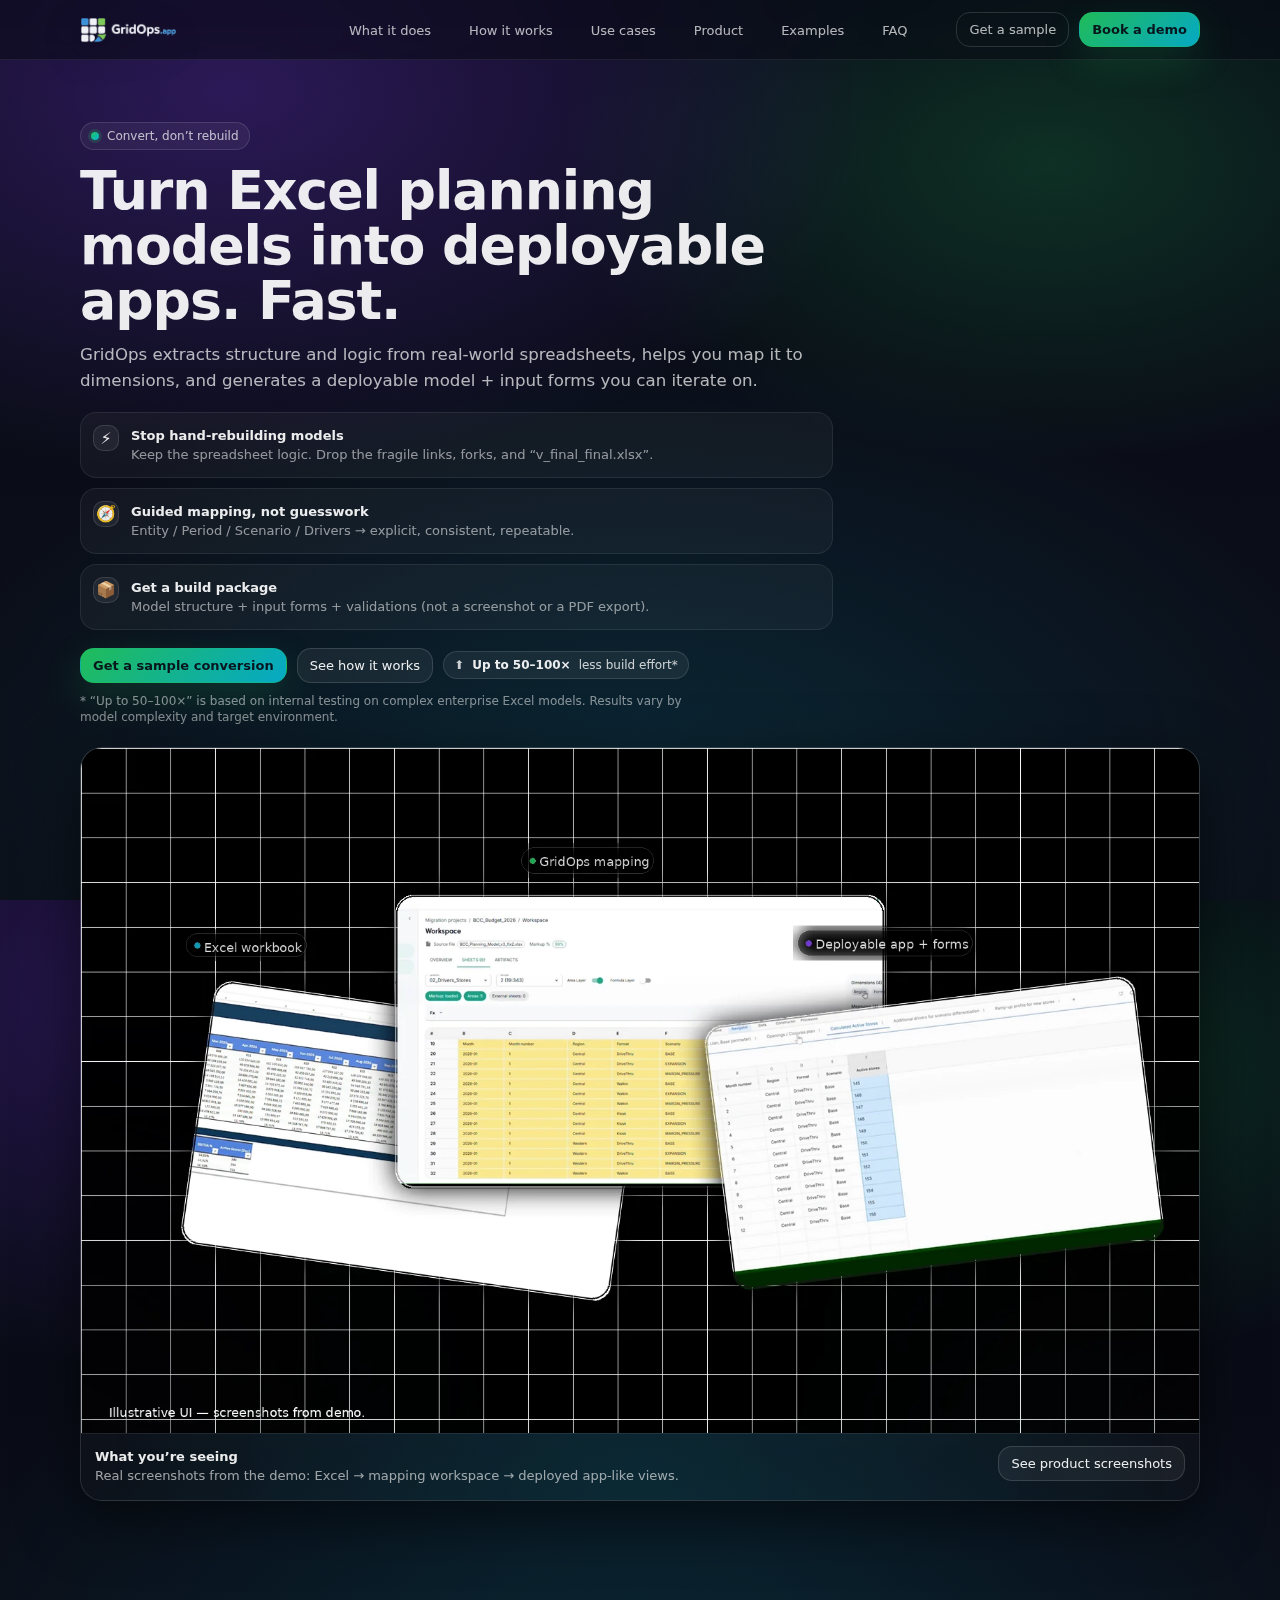
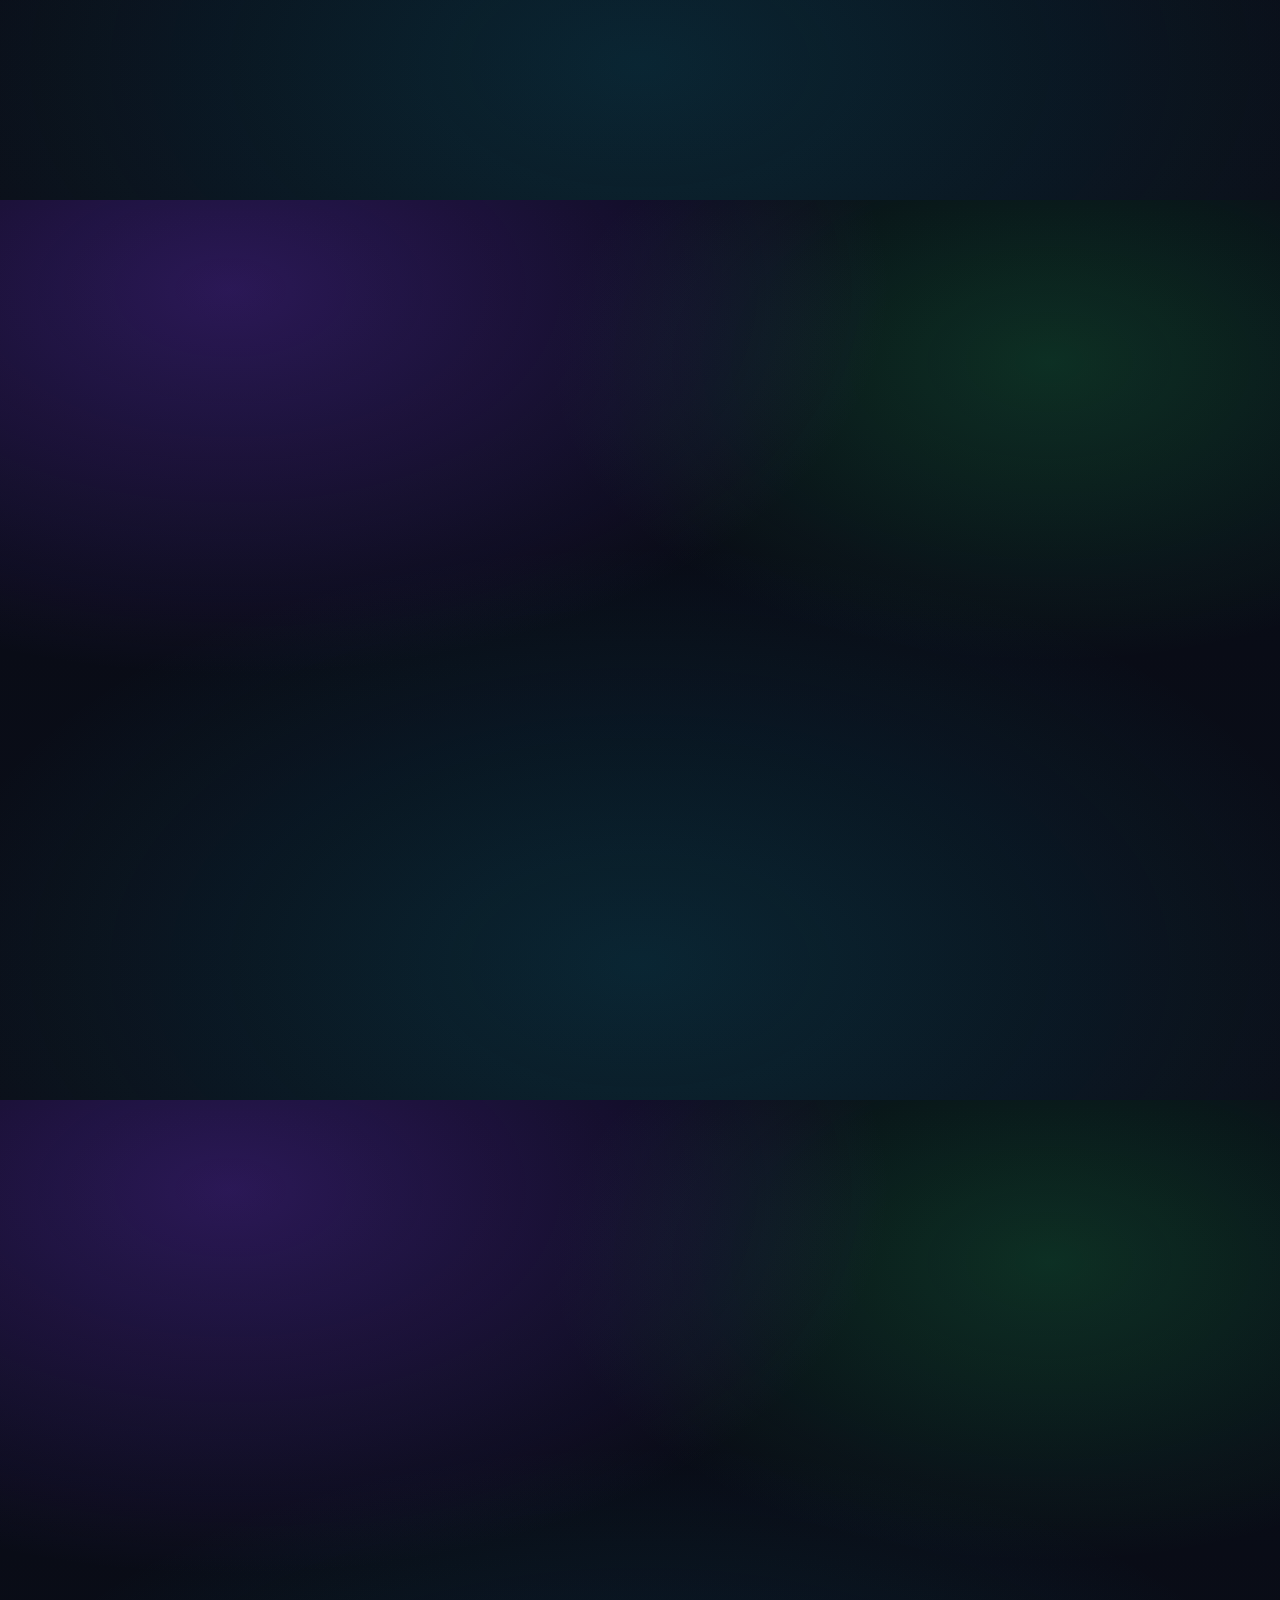
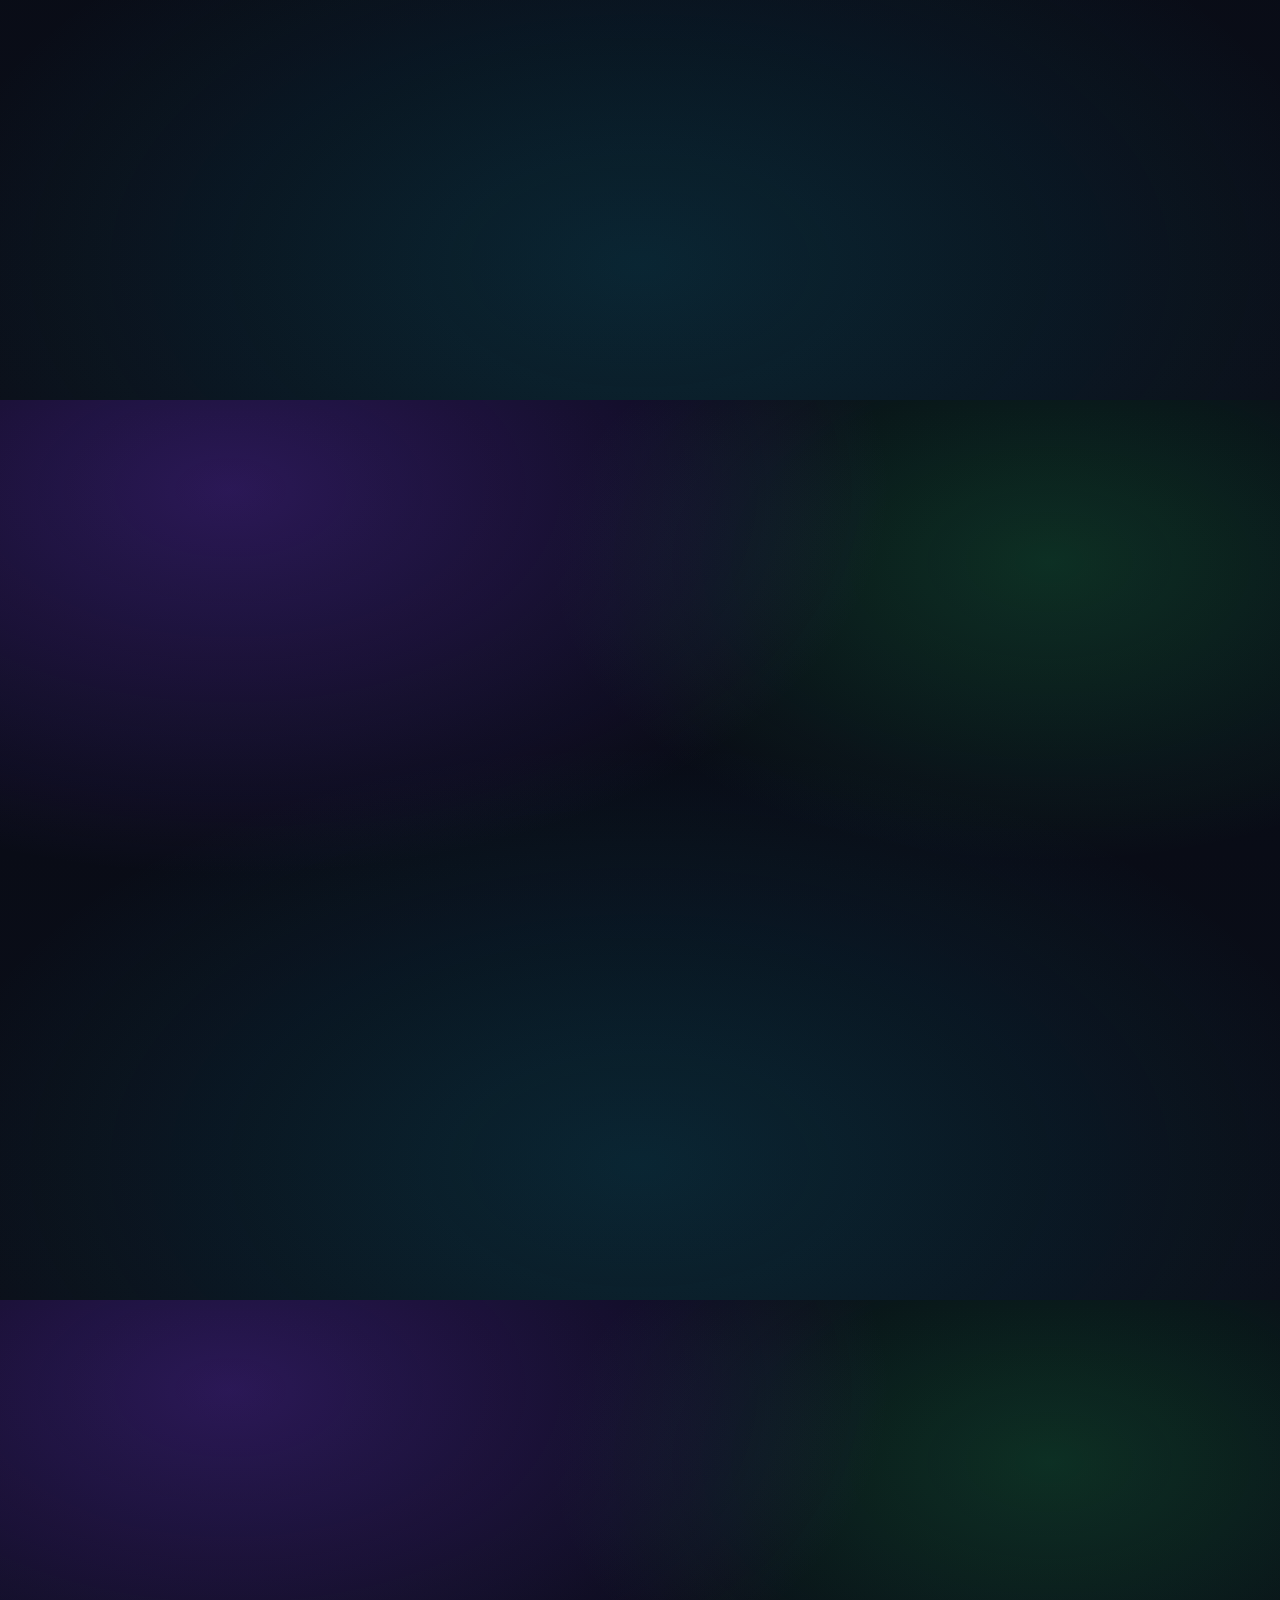
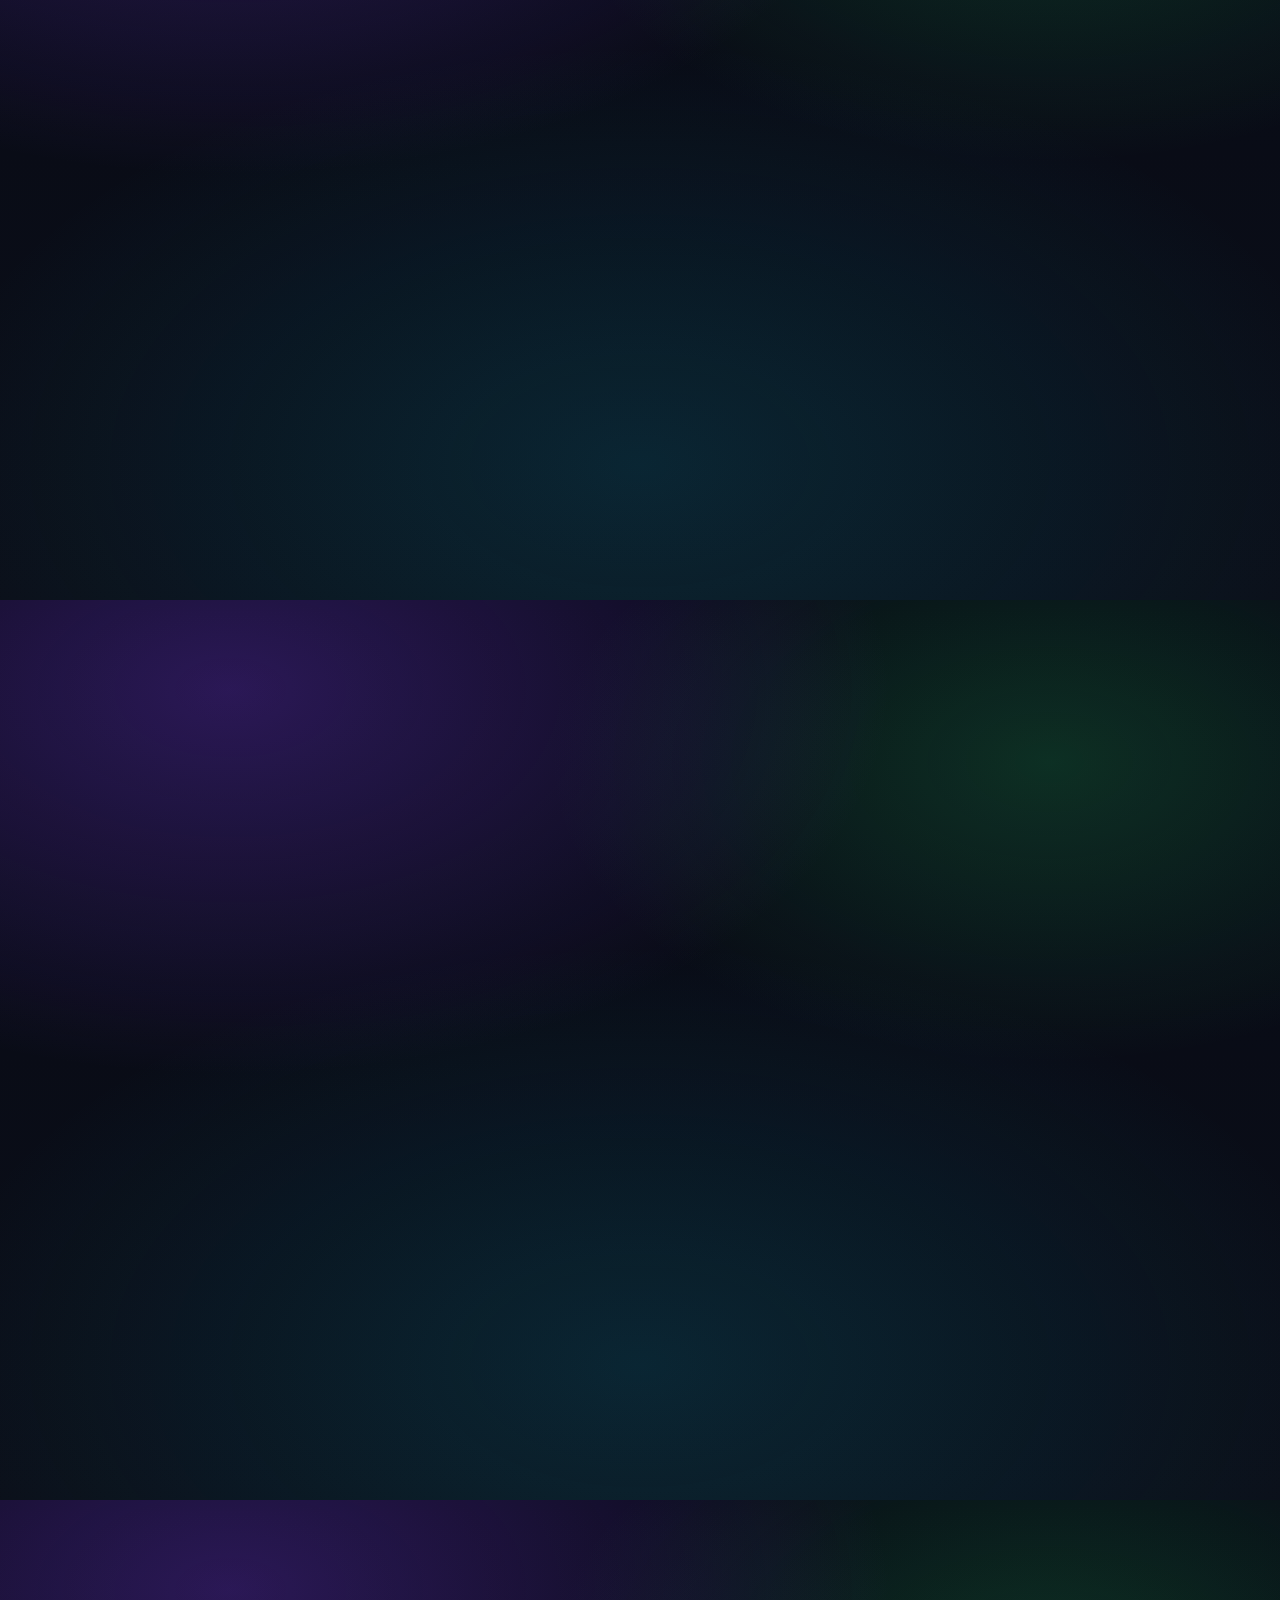
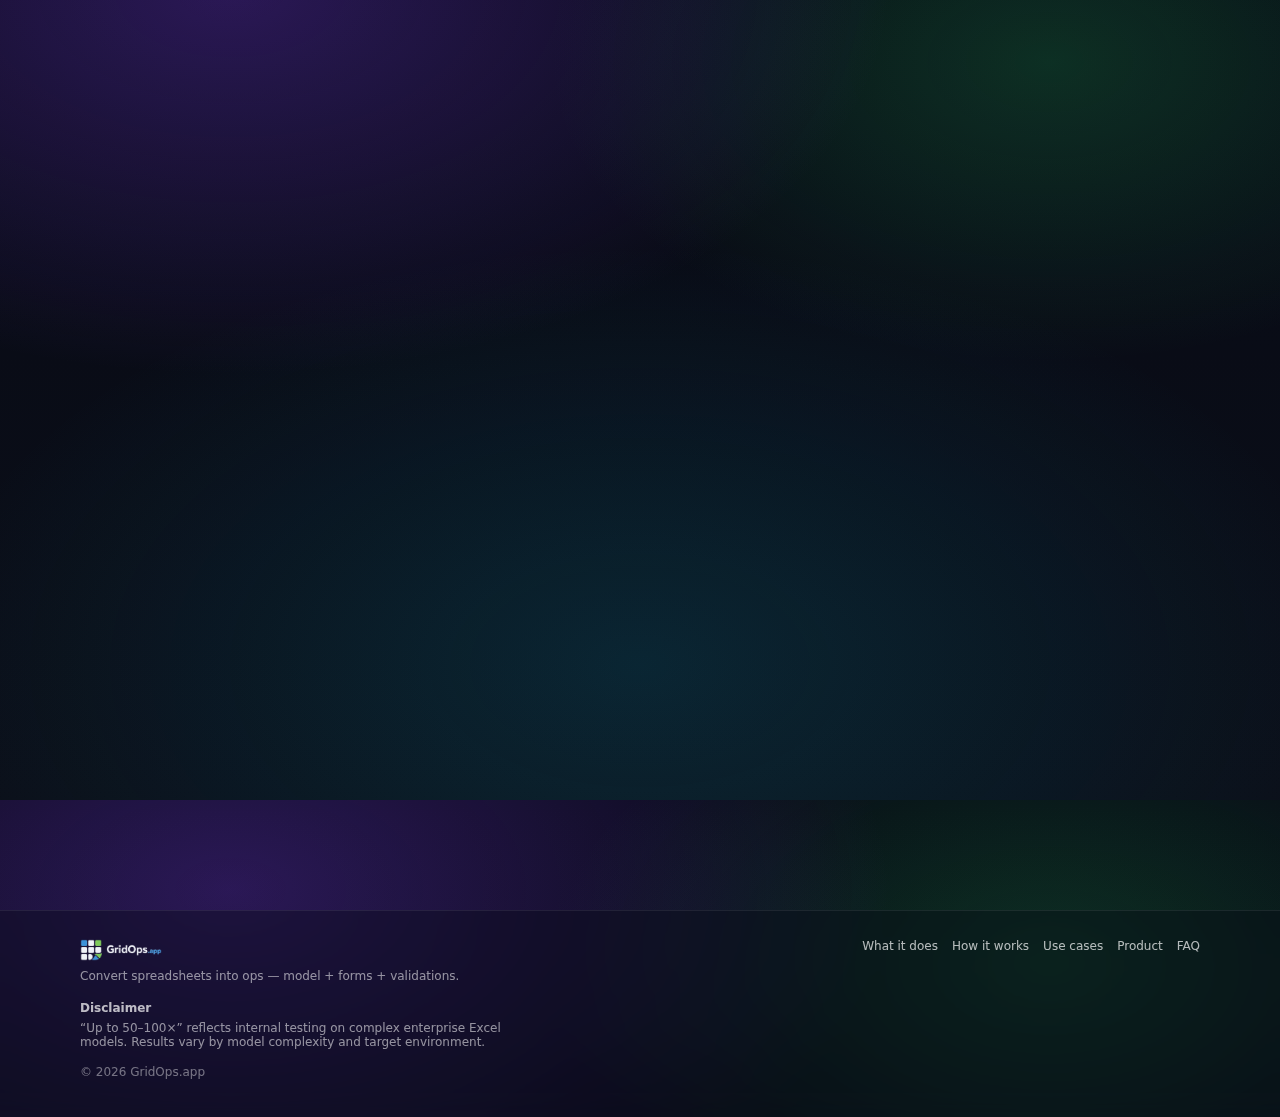
<file: index.html>
<!doctype html>
<html lang="en">
<head>
  <meta charset="utf-8" />
  <meta name="viewport" content="width=device-width, initial-scale=1" />

  <title>GridOps.app — Turn Excel planning models into deployable apps. Fast.</title>
  <meta name="description" content="GridOps extracts structure and logic from real-world spreadsheets, helps you map it to dimensions, and generates a deployable model + input forms you can iterate on." />

  <link rel="icon" href="assets/favicon.ico" />
  <link rel="icon" type="image/png" sizes="32x32" href="assets/favicon-32.png" />
  <link rel="icon" type="image/png" sizes="16x16" href="assets/favicon-16.png" />
  <link rel="apple-touch-icon" sizes="512x512" href="assets/icon-512.png" />
  <link rel="manifest" href="assets/site.webmanifest" />

  <meta property="og:title" content="GridOps.app" />
  <meta property="og:description" content="Turn Excel planning models into deployable apps. Fast." />
  <meta property="og:type" content="website" />
  <meta property="og:image" content="assets/hero.webp" />
  <meta name="twitter:card" content="summary_large_image" />

  <style>
    :root{
      --bg0:#070914;
      --bg1:#0b0f19;
      --card: rgba(255,255,255,.06);
      --card2: rgba(255,255,255,.08);
      --stroke: rgba(255,255,255,.12);
      --text: rgba(255,255,255,.92);
      --muted: rgba(255,255,255,.70);
      --muted2: rgba(255,255,255,.55);
      --shadow: 0 18px 60px rgba(0,0,0,.55);
      --shadow2: 0 12px 30px rgba(0,0,0,.35);
      --radius: 22px;
      --radius2: 16px;
      --max: 1120px;
      --accent1:#7c3aed; /* violet */
      --accent2:#22c55e; /* green */
      --accent3:#06b6d4; /* cyan */
      --accent4:#f97316; /* orange */
      --focus: 0 0 0 3px rgba(34,197,94,.28), 0 0 0 1px rgba(255,255,255,.15) inset;
    }

    *{ box-sizing: border-box; }
    html,body{ height:100%; }
    body{
      margin:0;
      font-family: ui-sans-serif, system-ui, -apple-system, Segoe UI, Roboto, Helvetica, Arial, "Apple Color Emoji","Segoe UI Emoji";
      color: var(--text);
      background: radial-gradient(1200px 700px at 18% 10%, rgba(124,58,237,.30), transparent 55%),
                  radial-gradient(1000px 600px at 82% 18%, rgba(34,197,94,.20), transparent 50%),
                  radial-gradient(1200px 700px at 50% 85%, rgba(6,182,212,.14), transparent 60%),
                  linear-gradient(180deg, var(--bg0), var(--bg1));
      overflow-x:hidden;
    }

    /* Animated grid background */
    .grid-bg{
      position:fixed; inset:-2px;
      background:
        linear-gradient(to right, rgba(255,255,255,.06) 1px, transparent 1px),
        linear-gradient(to bottom, rgba(255,255,255,.06) 1px, transparent 1px);
      background-size: 64px 64px;
      opacity:.12;
      pointer-events:none;
      mask-image: radial-gradient(circle at 50% 10%, rgba(0,0,0,1) 0%, rgba(0,0,0,.82) 40%, rgba(0,0,0,0) 78%);
      animation: gridDrift 18s linear infinite;
    }
    @keyframes gridDrift{
      from{ background-position: 0 0, 0 0; }
      to  { background-position: 128px 0, 0 128px; }
    }

    /* Subtle noise overlay */
    .noise{
      position:fixed; inset:0;
      pointer-events:none;
      opacity:.10;
      mix-blend-mode: overlay;
      background-image:url("data:image/svg+xml,%3Csvg xmlns='http://www.w3.org/2000/svg' width='280' height='280'%3E%3Cfilter id='n'%3E%3CfeTurbulence type='fractalNoise' baseFrequency='.75' numOctaves='3' stitchTiles='stitch'/%3E%3C/filter%3E%3Crect width='280' height='280' filter='url(%23n)' opacity='.55'/%3E%3C/svg%3E");
      background-size: 280px 280px;
    }

    a{ color: inherit; text-decoration: none; }
    .container{ width:min(var(--max), calc(100% - 40px)); margin:0 auto; }

    /* Header */
    header{
      position:sticky;
      top:0;
      z-index: 50;
      background: rgba(7,9,20,.55);
      backdrop-filter: blur(14px);
      border-bottom: 1px solid rgba(255,255,255,.08);
    }
    .nav{
      display:flex; align-items:center; justify-content:space-between;
      padding: 12px 0;
      gap: 18px;
    }
    .brand{
      display:flex; align-items:center; gap:12px;
      min-width: 220px;
    }
    .brand-logo{
      height: 26px;
      width: auto;
      display:block;
      filter: drop-shadow(0 10px 18px rgba(0,0,0,.35));
    }

    nav ul{
      list-style:none; margin:0; padding:0;
      display:flex; align-items:center; gap:18px;
      flex-wrap: wrap;
      justify-content:center;
    }
    nav a{
      font-size: 13px;
      color: var(--muted);
      padding: 8px 10px;
      border-radius: 12px;
      transition: background .18s ease, color .18s ease;
    }
    nav a:hover{ background: rgba(255,255,255,.06); color: var(--text); }

    .nav-actions{ display:flex; align-items:center; gap:10px; min-width: 220px; justify-content:flex-end; }
    .btn{
      appearance:none;
      border: 1px solid rgba(255,255,255,.14);
      background: rgba(255,255,255,.06);
      color: var(--text);
      padding: 10px 12px;
      border-radius: 14px;
      font-size: 13px;
      line-height: 1;
      cursor:pointer;
      transition: transform .12s ease, background .18s ease, border-color .18s ease;
      user-select:none;
      display:inline-flex;
      align-items:center;
      gap:10px;
      white-space:nowrap;
    }
    .btn:hover{ background: rgba(255,255,255,.10); transform: translateY(-1px); }
    .btn:active{ transform: translateY(0px); }
    .btn:focus-visible{ outline:none; box-shadow: var(--focus); }

    .btn.primary{
      border-color: rgba(34,197,94,.28);
      background: linear-gradient(135deg, rgba(34,197,94,.95), rgba(6,182,212,.92));
      color: rgba(7,9,20,.92);
      font-weight: 800;
      box-shadow: 0 14px 38px rgba(34,197,94,.18);
    }

    .btn.ghost{
      background: transparent;
      border-color: rgba(255,255,255,.14);
      color: var(--muted);
    }
    .btn.ghost:hover{ color: var(--text); background: rgba(255,255,255,.06); }

    .pill{
      display:inline-flex; align-items:center; gap:8px;
      padding: 7px 10px;
      border-radius: 999px;
      border: 1px solid rgba(255,255,255,.12);
      background: rgba(255,255,255,.05);
      color: var(--muted);
      font-size: 12px;
      line-height: 1;
    }
    .dot{
      width:8px; height:8px; border-radius:999px;
      background: linear-gradient(135deg, var(--accent2), var(--accent3));
      box-shadow: 0 0 0 3px rgba(34,197,94,.18);
    }

    main{ position:relative; z-index:2; }
    section{ padding: 76px 0; }

    /* HERO (stacked) */
    .hero{ padding: 62px 0 44px; }
    .hero-copy{ max-width: 74ch; }

    h1{
      font-size: clamp(36px, 4.2vw, 60px);
      line-height: 1.02;
      margin: 14px 0 14px;
      letter-spacing: -0.02em;
    }
    .lead{
      font-size: clamp(16px, 1.3vw, 18px);
      line-height: 1.55;
      color: var(--muted);
      margin: 0 0 18px;
    }

    .hero-points{
      display:grid;
      grid-template-columns: 1fr;
      gap:10px;
      margin: 18px 0 18px;
    }
    .point{
      display:flex; gap:12px;
      align-items:flex-start;
      padding: 12px 12px;
      border-radius: 16px;
      background: rgba(255,255,255,.04);
      border: 1px solid rgba(255,255,255,.08);
    }
    .icon{
      width: 26px; height: 26px; border-radius: 10px;
      background: rgba(255,255,255,.06);
      border: 1px solid rgba(255,255,255,.12);
      display:grid; place-items:center;
      flex:0 0 auto;
    }
    .point b{ font-size: 13px; }
    .point p{ margin: 2px 0 0; font-size: 13px; color: var(--muted2); line-height: 1.45; }

    .hero-actions{ display:flex; gap:10px; flex-wrap: wrap; margin: 14px 0 10px; align-items:center; }
    .badge{
      font-size: 12px;
      padding: 6px 10px;
      border-radius: 999px;
      border: 1px solid rgba(255,255,255,.12);
      background: rgba(255,255,255,.06);
      color: rgba(255,255,255,.78);
      display:inline-flex; align-items:center; gap:8px;
      white-space:nowrap;
    }
    .badge strong{ color: rgba(255,255,255,.92); font-weight: 800; }

    .fineprint{
      font-size: 12px; color: rgba(255,255,255,.50);
      line-height: 1.35;
      margin-top: 10px;
      max-width: 84ch;
    }

    /* Hero Visual */
    .hero-visual-wrap{ margin-top: 22px; }
    .hero-visual{
      border-radius: var(--radius);
      background: linear-gradient(180deg, rgba(255,255,255,.06), rgba(255,255,255,.03));
      border: 1px solid rgba(255,255,255,.10);
      box-shadow: var(--shadow);
      overflow:hidden;
      position:relative;
    }
    .hero-visual::before{
      content:"";
      position:absolute; inset:-2px;
      background: radial-gradient(circle at 30% 15%, rgba(124,58,237,.30), transparent 55%),
                  radial-gradient(circle at 75% 20%, rgba(34,197,94,.20), transparent 55%),
                  radial-gradient(circle at 50% 95%, rgba(6,182,212,.14), transparent 60%);
      opacity:.85;
      z-index:0;
    }
    .hero-visual img{
      display:block;
      width:100%;
      height:auto;
      position:relative;
      z-index:1;
    }
    .hero-visual-caption{
      padding: 12px 14px 14px;
      position:relative;
      z-index:2;
      border-top: 1px solid rgba(255,255,255,.08);
      background: rgba(0,0,0,.18);
      display:flex;
      align-items:flex-start;
      justify-content:space-between;
      gap: 12px;
      flex-wrap: wrap;
    }
    .hero-visual-caption b{ font-size: 13px; }
    .hero-visual-caption span{ color: rgba(255,255,255,.60); font-size: 13px; line-height: 1.45; }

    /* Section titles */
    .section-title{
      font-size: 13px;
      color: rgba(255,255,255,.64);
      letter-spacing: .08em;
      text-transform: uppercase;
      margin: 0 0 10px;
    }
    h2{
      font-size: clamp(24px, 2.5vw, 36px);
      line-height: 1.1;
      margin: 10px 0 12px;
      letter-spacing: -0.02em;
    }
    .sub{
      color: var(--muted);
      line-height: 1.6;
      max-width: 76ch;
      margin: 0;
      font-size: 16px;
    }

    .cards{
      display:grid;
      grid-template-columns: repeat(3, 1fr);
      gap: 14px;
      margin-top: 18px;
    }
    .card{
      border-radius: var(--radius2);
      background: rgba(255,255,255,.04);
      border: 1px solid rgba(255,255,255,.10);
      padding: 16px;
      box-shadow: var(--shadow2);
      position:relative;
      overflow:hidden;
    }
    .card::before{
      content:"";
      position:absolute; inset:-2px;
      background: radial-gradient(circle at 20% 20%, rgba(124,58,237,.20), transparent 55%),
                  radial-gradient(circle at 80% 25%, rgba(34,197,94,.16), transparent 55%),
                  radial-gradient(circle at 50% 110%, rgba(6,182,212,.12), transparent 60%);
      opacity:.35;
      z-index:0;
    }
    .card > *{ position:relative; z-index:1; }
    .card h3{ margin: 10px 0 8px; font-size: 16px; }
    .card p{ margin: 0; color: var(--muted2); line-height: 1.55; font-size: 14px; }
    .mini{
      display:flex; gap:10px; align-items:center;
      color: rgba(255,255,255,.82);
      font-size: 13px;
    }
    .mini .mark{
      width: 28px; height: 28px;
      border-radius: 12px;
      border: 1px solid rgba(255,255,255,.12);
      background: rgba(255,255,255,.06);
      display:grid; place-items:center;
    }

    .two-col{
      display:grid;
      grid-template-columns: 1fr 1fr;
      gap: 16px;
      margin-top: 18px;
      align-items: start;
    }
    .list{
      border-radius: var(--radius2);
      background: rgba(255,255,255,.04);
      border: 1px solid rgba(255,255,255,.10);
      padding: 16px;
      box-shadow: var(--shadow2);
    }
    .list h3{ margin: 0 0 10px; font-size: 16px; }
    .list ul{ margin: 0; padding: 0 0 0 18px; color: var(--muted); }
    .list li{ margin: 8px 0; line-height: 1.55; }
    .list b{ color: rgba(255,255,255,.90); }

    /* Screenshots */
    .shots{
      display:grid;
      grid-template-columns: repeat(12, 1fr);
      gap: 14px;
      margin-top: 18px;
      align-items: stretch;
    }
    .shot{
      grid-column: span 6;
      border-radius: var(--radius);
      overflow:hidden;
      border: 1px solid rgba(255,255,255,.10);
      background: rgba(255,255,255,.03);
      box-shadow: var(--shadow2);
      position:relative;
    }
    .shot img{ width:100%; height:auto; display:block; }
    .shot .cap{
      padding: 12px 14px;
      border-top: 1px solid rgba(255,255,255,.08);
      color: rgba(255,255,255,.72);
      font-size: 13px;
      line-height: 1.45;
      background: rgba(0,0,0,.16);
    }
    .shot .cap b{ color: rgba(255,255,255,.92); }

    .shot.full{ grid-column: span 12; }

    /* Video */
    .video{
      border-radius: var(--radius);
      border: 1px solid rgba(255,255,255,.10);
      background: rgba(0,0,0,.18);
      box-shadow: var(--shadow);
      overflow:hidden;
      margin-top: 18px;
    }
    .video video{ width:100%; height:auto; display:block; }
    .video .cap{ padding: 12px 14px; border-top: 1px solid rgba(255,255,255,.08); color: rgba(255,255,255,.65); font-size: 13px; }

    /* Examples */
    .examples{
      display:grid;
      grid-template-columns: repeat(3, 1fr);
      gap: 14px;
      margin-top: 18px;
    }
    .example{
      border-radius: var(--radius2);
      background: rgba(255,255,255,.04);
      border: 1px solid rgba(255,255,255,.10);
      padding: 16px;
      box-shadow: var(--shadow2);
      position:relative;
      overflow:hidden;
    }
    .tag{
      display:inline-flex;
      font-size: 11px;
      padding: 6px 9px;
      border-radius: 999px;
      border: 1px solid rgba(255,255,255,.12);
      background: rgba(0,0,0,.18);
      color: rgba(255,255,255,.70);
      margin-bottom: 10px;
    }
    .example h3{ margin: 0 0 8px; font-size: 16px; }
    .example p{ margin: 0 0 10px; color: var(--muted2); line-height: 1.55; font-size: 14px; }
    .kv{ display:grid; gap: 8px; font-size: 13px; color: rgba(255,255,255,.75); }
    .kv div{ display:flex; gap:8px; }
    .kv span{ color: rgba(255,255,255,.54); min-width: 80px; }

    /* CTA panel */
    .cta{
      border-radius: var(--radius);
      background: linear-gradient(135deg, rgba(34,197,94,.18), rgba(6,182,212,.12), rgba(124,58,237,.12));
      border: 1px solid rgba(255,255,255,.12);
      box-shadow: var(--shadow);
      overflow:hidden;
      position:relative;
    }
    .cta::before{
      content:"";
      position:absolute; inset:-2px;
      background: radial-gradient(circle at 20% 30%, rgba(34,197,94,.22), transparent 50%),
                  radial-gradient(circle at 70% 10%, rgba(124,58,237,.22), transparent 55%),
                  radial-gradient(circle at 60% 90%, rgba(6,182,212,.18), transparent 60%);
      opacity:.75;
    }
    .cta-inner{
      position:relative;
      z-index:1;
      padding: 22px 18px;
      display:grid;
      grid-template-columns: 1.1fr .9fr;
      gap: 16px;
      align-items:center;
    }
    .cta h2{ margin: 0 0 8px; }
    .cta p{ margin: 0; color: rgba(255,255,255,.74); line-height: 1.55; }

    form{
      display:grid; gap:10px;
      background: rgba(0,0,0,.16);
      border: 1px solid rgba(255,255,255,.10);
      border-radius: 18px;
      padding: 14px;
      box-shadow: var(--shadow2);
    }
    label{ font-size: 12px; color: rgba(255,255,255,.74); }
    .row2{ display:grid; grid-template-columns: 1fr 1fr; gap:10px; }
    input, textarea{
      width: 100%;
      padding: 11px 12px;
      border-radius: 14px;
      border: 1px solid rgba(255,255,255,.12);
      background: rgba(0,0,0,.18);
      color: var(--text);
      font-size: 13px;
      outline:none;
      transition: border-color .18s ease, box-shadow .18s ease;
    }
    textarea{ min-height: 82px; resize: vertical; }
    input:focus, textarea:focus{ box-shadow: var(--focus); border-color: rgba(34,197,94,.22); }
    .form-actions{ display:flex; gap:10px; flex-wrap:wrap; align-items:center; justify-content:flex-end; }
    .hint{ font-size: 12px; color: rgba(255,255,255,.55); line-height: 1.35; }

    /* FAQ */
    details{
      border-radius: var(--radius2);
      border: 1px solid rgba(255,255,255,.10);
      background: rgba(255,255,255,.04);
      padding: 14px 16px;
      box-shadow: var(--shadow2);
    }
    details + details{ margin-top: 10px; }
    summary{
      cursor:pointer;
      font-weight: 650;
      color: rgba(255,255,255,.88);
      list-style: none;
    }
    summary::-webkit-details-marker{ display:none; }
    details p{ margin: 10px 0 0; color: var(--muted); line-height: 1.6; }

    /* Footer */
    footer{
      padding: 28px 0 38px;
      color: rgba(255,255,255,.55);
      font-size: 12px;
      border-top: 1px solid rgba(255,255,255,.08);
      background: rgba(7,9,20,.35);
      backdrop-filter: blur(10px);
    }
    .foot{
      display:flex; align-items:flex-start; justify-content:space-between; gap:18px;
      flex-wrap:wrap;
    }
    .foot a{ color: rgba(255,255,255,.70); }
    .foot a:hover{ color: rgba(255,255,255,.92); }

    /* Scroll reveal */
    .reveal{
      opacity: 0;
      transform: translateY(14px);
      transition: opacity .6s ease, transform .6s ease;
    }
    .reveal.in{
      opacity: 1;
      transform: translateY(0px);
    }

    /* Responsive */
    @media (max-width: 980px){
      nav ul{ display:none; }
      .nav-actions{ min-width: auto; }
      .cards{ grid-template-columns: 1fr; }
      .two-col{ grid-template-columns: 1fr; }
      .examples{ grid-template-columns: 1fr; }
      .cta-inner{ grid-template-columns: 1fr; }
      .shots{ grid-template-columns: repeat(12, 1fr); }
      .shot{ grid-column: span 12; }
      .brand{ min-width: auto; }
      .brand-logo{ height: 22px; }
    }

    @media (prefers-reduced-motion: reduce){
      .grid-bg{ animation:none; }
      .reveal{ opacity:1; transform:none; }
    }
  </style>
</head>

<body>
  <div class="grid-bg" aria-hidden="true"></div>
  <div class="noise" aria-hidden="true"></div>

  <header>
    <div class="container">
      <div class="nav">
        <a class="brand" href="#top" aria-label="GridOps.app home">
          <img class="brand-logo" src="assets/logo-dark.png" alt="GridOps.app" />
        </a>

        <nav aria-label="Primary">
          <ul>
            <li><a href="#what">What it does</a></li>
            <li><a href="#how">How it works</a></li>
            <li><a href="#use-cases">Use cases</a></li>
            <li><a href="#product">Product</a></li>
            <li><a href="#examples">Examples</a></li>
            <li><a href="#faq">FAQ</a></li>
          </ul>
        </nav>

        <div class="nav-actions">
          <a class="btn ghost" href="#sample">Get a sample</a>
          <a class="btn primary" href="#demo">Book a demo</a>
        </div>
      </div>
    </div>
  </header>

  <main id="top">
    <!-- HERO (stacked) -->
    <section class="hero">
      <div class="container">
        <div class="hero-copy reveal">
          <div class="pill"><span class="dot" aria-hidden="true"></span> Convert, don’t rebuild</div>
          <h1>Turn Excel planning models into deployable apps. Fast.</h1>
          <p class="lead">
            GridOps extracts structure and logic from real-world spreadsheets, helps you map it to dimensions,
            and generates a deployable model + input forms you can iterate on.
          </p>

          <div class="hero-points">
            <div class="point">
              <div class="icon" aria-hidden="true">⚡</div>
              <div>
                <b>Stop hand-rebuilding models</b>
                <p>Keep the spreadsheet logic. Drop the fragile links, forks, and “v_final_final.xlsx”.</p>
              </div>
            </div>
            <div class="point">
              <div class="icon" aria-hidden="true">🧭</div>
              <div>
                <b>Guided mapping, not guesswork</b>
                <p>Entity / Period / Scenario / Drivers → explicit, consistent, repeatable.</p>
              </div>
            </div>
            <div class="point">
              <div class="icon" aria-hidden="true">📦</div>
              <div>
                <b>Get a build package</b>
                <p>Model structure + input forms + validations (not a screenshot or a PDF export).</p>
              </div>
            </div>
          </div>

          <div class="hero-actions">
            <a class="btn primary" href="#sample">Get a sample conversion</a>
            <a class="btn" href="#how">See how it works</a>
            <span class="badge" title="Internal benchmark">
              <span aria-hidden="true">⬆︎</span>
              <strong>Up to 50–100×</strong> less build effort*
            </span>
          </div>

          <p class="fineprint">
            * “Up to 50–100×” is based on internal testing on complex enterprise Excel models. Results vary by model complexity and target environment.
          </p>
        </div>

        <div class="hero-visual-wrap reveal">
          <div class="hero-visual" aria-label="Excel to GridOps conversion preview">
            <img src="assets/hero.webp" alt="Excel workbook → GridOps mapping → deployable app" loading="eager" />
            <div class="hero-visual-caption">
              <div>
                <b>What you’re seeing</b><br />
                <span>Real screenshots from the demo: Excel → mapping workspace → deployed app-like views.</span>
              </div>
              <div>
                <a class="btn" href="#product">See product screenshots</a>
              </div>
            </div>
          </div>
        </div>
      </div>
    </section>

    <!-- PROBLEM -->
    <section id="what">
      <div class="container reveal">
        <p class="section-title">Why it exists</p>
        <h2>Excel is where planning starts. And where it breaks.</h2>
        <p class="sub">
          Spreadsheets are flexible, but large planning models become fragile and expensive.
          The problem isn’t “Excel vs software” — it’s that delivery doesn’t scale when every model is rebuilt by hand.
        </p>

        <div class="cards">
          <div class="card">
            <div class="mini"><div class="mark" aria-hidden="true">🧯</div><b>Every change becomes a mini re-implementation</b></div>
            <p>Small edits cascade into broken links, retesting, and new “final” versions.</p>
          </div>
          <div class="card">
            <div class="mini"><div class="mark" aria-hidden="true">🧠</div><b>Logic lives in people</b></div>
            <p>When the spreadsheet owner leaves, the model becomes a black box.</p>
          </div>
          <div class="card">
            <div class="mini"><div class="mark" aria-hidden="true">🪵</div><b>Governance is painful</b></div>
            <p>Audits, approvals, and “what changed?” turn into manual detective work.</p>
          </div>
        </div>
      </div>
    </section>

    <!-- HOW -->
    <section id="how">
      <div class="container reveal">
        <p class="section-title">How it works</p>
        <h2>Upload → Map → Generate. Repeat when Excel changes.</h2>
        <p class="sub">
          GridOps extracts model anatomy (inputs, assumptions, calcs, outputs), guides dimension mapping,
          flags risks, and generates a deployable model + input forms you can iterate on.
        </p>

        <div class="two-col">
          <div class="list">
            <h3>What you get</h3>
            <ul>
              <li><b>Explicit structure</b> instead of implicit spreadsheet conventions</li>
              <li><b>Controlled inputs</b> (forms) instead of editing formulas everywhere</li>
              <li><b>Validation checks</b> that surface hidden risks early</li>
              <li><b>A repeatable build artifact</b> (not a one-off hand craft)</li>
            </ul>
          </div>

          <div class="list">
            <h3>What you stop doing</h3>
            <ul>
              <li><b>Weeks of rebuild</b> for each “new” planning model</li>
              <li><b>Free-form forks</b> and version chaos</li>
              <li><b>Expert-heavy iteration</b> for simple changes</li>
              <li><b>Re-testing everything</b> after minor edits</li>
            </ul>
          </div>
        </div>

        <div style="margin-top:16px; display:flex; gap:10px; flex-wrap:wrap;">
          <a class="btn primary" href="#sample">Get a sample conversion</a>
          <a class="btn" href="#product">See product</a>
          <span class="badge" title="Internal benchmark">
            <span aria-hidden="true">📉</span> Build effort can drop <strong>dramatically</strong>*
          </span>
        </div>

        <p class="fineprint">
          * Internal benchmarks show up to 50–100× less build effort on complex spreadsheets. Your results depend on the workbook’s structure and target environment.
        </p>
      </div>
    </section>

    <!-- USE CASES -->
    <section id="use-cases">
      <div class="container reveal">
        <p class="section-title">Use cases</p>
        <h2>Best for “big spreadsheet” planning.</h2>
        <p class="sub">Concrete examples of what teams convert with GridOps.</p>

        <div class="cards">
          <div class="card">
            <div class="mini"><div class="mark" aria-hidden="true">📈</div><b>Budgeting & Forecasting (FP&A)</b></div>
            <p>Typical Excel: 10–30 tabs, monthly horizon, scenarios, rollups. Output: Entity/Period/Scenario model + driver input form + consistent outputs.</p>
          </div>
          <div class="card">
            <div class="mini"><div class="mark" aria-hidden="true">👥</div><b>Workforce planning</b></div>
            <p>Typical Excel: headcount, comp assumptions, allocations by org. Output: controlled inputs per owner + allocation logic + consolidated totals.</p>
          </div>
          <div class="card">
            <div class="mini"><div class="mark" aria-hidden="true">🧾</div><b>Sales & revenue planning</b></div>
            <p>Typical Excel: conversion rates, ramp curves, scenarios. Output: assumptions form + scenario compare + standardized driver tables.</p>
          </div>
          <div class="card">
            <div class="mini"><div class="mark" aria-hidden="true">🧮</div><b>Cost allocation / ABC models</b></div>
            <p>Typical Excel: multi-step allocations with fragile cross-tab links. Output: explicit driver tables + checks (balances, totals, exceptions).</p>
          </div>
          <div class="card">
            <div class="mini"><div class="mark" aria-hidden="true">🏗️</div><b>CapEx / project planning</b></div>
            <p>Typical Excel: project lists, phasing, approvals, rollups. Output: project inputs + phasing rules + consolidated plan by period/entity.</p>
          </div>
          <div class="card">
            <div class="mini"><div class="mark" aria-hidden="true">🧩</div><b>Partner / delivery teams</b></div>
            <p>Turn spreadsheet implementation into a repeatable delivery playbook. Less custom rebuild, more standardized mapping + output packages.</p>
          </div>
        </div>
      </div>
    </section>

    <!-- PRODUCT -->
    <section id="product">
      <div class="container reveal">
        <p class="section-title">Product</p>
        <h2>From demo: Excel → mapping workspace → deployed views.</h2>
        <p class="sub">Screenshots below are from the current demo flow.</p>

        <div class="shots">
          <figure class="shot">
            <img src="assets/demo-excel.webp" alt="Excel planning workbook" loading="lazy" />
            <figcaption class="cap"><b>Before:</b> real-world Excel with tabs, blocks, scenarios, and rollups.</figcaption>
          </figure>

          <figure class="shot">
            <img src="assets/demo-mapping.webp" alt="GridOps mapping workspace" loading="lazy" />
            <figcaption class="cap"><b>Map:</b> make dimensions explicit (region/entity, month/period, scenario, measures).</figcaption>
          </figure>

          <figure class="shot full">
            <img src="assets/demo-formula.webp" alt="GridOps formula and explain view" loading="lazy" />
            <figcaption class="cap"><b>Understand:</b> inspect formulas/logic and surface issues early (before deployment).</figcaption>
          </figure>

          <figure class="shot full">
            <img src="assets/demo-app.webp" alt="Deployed app-like data entry view" loading="lazy" />
            <figcaption class="cap"><b>After:</b> app-like, controlled data entry experience built from the spreadsheet model.</figcaption>
          </figure>
        </div>

        <div class="video" aria-label="Product demo video" style="margin-top: 18px;">
          <video controls preload="metadata" poster="assets/hero.webp">
            <source src="assets/demo.mp4" type="video/mp4" />
          </video>
          <div class="cap">Watch a quick walkthrough of the conversion flow.</div>
        </div>
      </div>
    </section>

    <!-- EXAMPLES -->
    <section id="examples">
      <div class="container reveal">
        <p class="section-title">Examples</p>
        <h2>Common spreadsheet-to-app conversions.</h2>
        <p class="sub">
          Three patterns GridOps converts especially well — budgeting, revenue planning, and workforce planning.
        </p>

        <div class="examples">
          <div class="example">
            <span class="tag">Budgeting</span>
            <h3>Multi-entity FP&amp;A budget workbook</h3>
            <p>Monthly plan with scenarios, rollups, and heavy lookups across tabs.</p>
            <div class="kv">
              <div><span>Typical:</span> 10–30 tabs, drivers + outputs, manual checks</div>
              <div><span>GridOps:</span> explicit dims + driver forms + validations</div>
              <div><span>Result:</span> repeatable updates and cleaner review cycles</div>
            </div>
          </div>

          <div class="example">
            <span class="tag">Revenue</span>
            <h3>Bookings → revenue plan</h3>
            <p>Ramp curves, churn/expansion, scenario switches, and time-based logic.</p>
            <div class="kv">
              <div><span>Typical:</span> assumptions hidden in cells, multiple forks per quarter</div>
              <div><span>GridOps:</span> assumptions form + scenario compare + checks</div>
              <div><span>Result:</span> consistent logic across scenarios and versions</div>
            </div>
          </div>

          <div class="example">
            <span class="tag">Workforce</span>
            <h3>Headcount + allocations model</h3>
            <p>Comp assumptions, start dates, allocations, and consolidation across owners.</p>
            <div class="kv">
              <div><span>Typical:</span> broken links, unclear ownership, slow consolidation</div>
              <div><span>GridOps:</span> owner-specific inputs + allocations + totals checks</div>
              <div><span>Result:</span> cleaner handoffs and more reliable rollups</div>
            </div>
          </div>
        </div>

        <div style="margin-top:14px; display:flex; gap:10px; flex-wrap:wrap;">
          <a class="btn primary" href="#sample">Get a sample conversion</a>
          <a class="btn" href="#product">See the product</a>
        </div>
      </div>
    </section>

<!-- FAQ -->
    <section id="faq">
      <div class="container reveal">
        <p class="section-title">FAQ</p>
        <h2>Quick answers.</h2>

        <details>
          <summary>Does GridOps replace Excel?</summary>
          <p>No. Excel stays the source. GridOps converts it into explicit structure + deployable artifacts you can iterate on.</p>
        </details>

        <details>
          <summary>What spreadsheets work best?</summary>
          <p>Planning models with structure: time series, drivers, assumptions blocks, rollups, scenarios. We can assess your workbook quickly and tell you what converts cleanly.</p>
        </details>

        <details>
          <summary>Do you preserve every Excel feature (macros, everything)?</summary>
          <p>GridOps extracts structure and logic. Some Excel-specific constructs may require adaptation depending on your conventions and target environment.</p>
        </details>

        <details>
          <summary>How fast is it?</summary>
          <p>It depends on the workbook. Internal testing on complex enterprise models shows up to <b>50–100×</b> less build effort vs manual rebuild — results vary.</p>
        </details>
      </div>
    </section>

    <!-- CTA -->
    <section id="sample" style="padding-top: 52px;">
      <div class="container reveal">
        <div class="cta" id="demo">
          <div class="cta-inner">
            <div>
              <p class="section-title" style="margin-bottom:8px;">Try it on your spreadsheet</p>
              <h2>Send one workbook. We’ll show the conversion.</h2>
              <p>You’ll get a clear answer: what converts cleanly, what needs adjustment, and what the output looks like.</p>
              <p class="fineprint" style="margin-top:10px;">We don’t need your entire planning universe to start — one “big” spreadsheet is enough.</p>
            </div>

            <form id="leadForm" aria-label="Sample conversion request">
              <div class="row2">
                <div>
                  <label for="name">Name</label>
                  <input id="name" name="name" placeholder="Jane Doe" autocomplete="name" required />
                </div>
                <div>
                  <label for="email">Work email</label>
                  <input id="email" name="email" type="email" placeholder="jane@company.com" autocomplete="email" required />
                </div>
              </div>

              <div>
                <label for="note">What model is it? (optional)</label>
                <textarea id="note" name="note" placeholder="e.g., FY26 budget model, 20 tabs, monthly, 4 scenarios, entity rollups..."></textarea>
              </div>

              <div class="form-actions">
                <span class="hint" id="formHint">We’ll reply with next steps and a quick assessment.</span>
                <button class="btn primary" type="submit">Request sample conversion</button>
              </div>
            </form>
          </div>
        </div>

        <p class="fineprint" style="margin-top:12px;">We typically respond within 1–2 business days. If you share a workbook, we treat it as confidential.</p>
      </div>
    </section>

    <footer>
      <div class="container">
        <div class="foot">
          <div>
            <img src="assets/logo-dark.png" alt="GridOps.app" style="height:22px; width:auto; display:block; margin-bottom:8px;" />
            <div>Convert spreadsheets into ops — model + forms + validations.</div>
          </div>

          <div style="display:flex; gap:14px; flex-wrap:wrap;">
            <a href="#what">What it does</a>
            <a href="#how">How it works</a>
            <a href="#use-cases">Use cases</a>
            <a href="#product">Product</a>
            <a href="#faq">FAQ</a>
          </div>

          <div style="max-width: 440px;">
            <div style="margin-bottom:6px;"><b style="color: rgba(255,255,255,.72);">Disclaimer</b></div>
            <div>“Up to 50–100×” reflects internal testing on complex enterprise Excel models. Results vary by model complexity and target environment.</div>
          </div>
        </div>

        <div style="margin-top:16px; color: rgba(255,255,255,.42);">
          © <span id="year"></span> GridOps.app
        </div>
      </div>
    </footer>
  </main>

  <script>
    // Year
    document.getElementById('year').textContent = new Date().getFullYear();

    // Smooth scroll for internal anchors
    document.querySelectorAll('a[href^="#"]').forEach(a => {
      a.addEventListener('click', (e) => {
        const href = a.getAttribute('href');
        if (!href || href === '#') return;
        const el = document.querySelector(href);
        if (!el) return;
        e.preventDefault();
        el.scrollIntoView({ behavior: 'smooth', block: 'start' });
      });
    });

    // Scroll reveal
    const io = new IntersectionObserver((entries) => {
      entries.forEach(ent => {
        if(ent.isIntersecting){
          ent.target.classList.add('in');
          io.unobserve(ent.target);
        }
      });
    }, { threshold: 0.12 });

    document.querySelectorAll('.reveal').forEach(el => io.observe(el));

    // Lead form: opens a pre-filled email (static-site friendly)
    const CONTACT_EMAIL = "hello@gridops.app";
    const form = document.getElementById("leadForm");
    if (form) {
      form.addEventListener("submit", (e) => {
        e.preventDefault();
        const name = document.getElementById("name").value.trim();
        const email = document.getElementById("email").value.trim();
        const note = document.getElementById("note").value.trim();
        const subject = encodeURIComponent("GridOps — sample conversion request");
        const body = encodeURIComponent(
          `Name: ${name}
Work email: ${email}

Model description:
${note || "(not provided)"}
`
        );
        window.location.href = `mailto:${CONTACT_EMAIL}?subject=${subject}&body=${body}`;
        const hint = document.getElementById("formHint");
        if (hint) hint.textContent = "Your email draft is ready — press Send to request a sample conversion.";
      });
    }
  </script>
</body>
</html>
</file>
